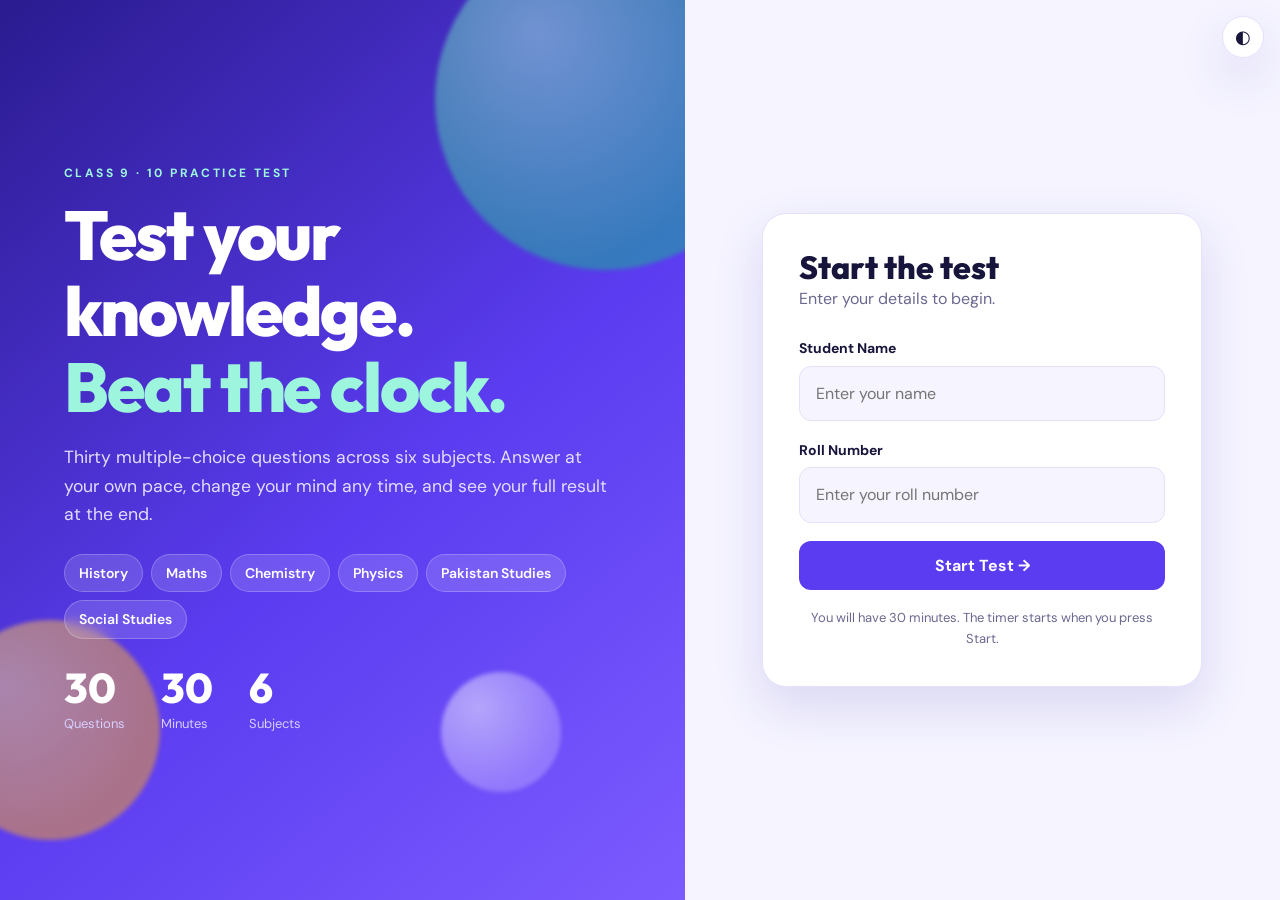
<file: index.html>
<!DOCTYPE html>
<html lang="en">
<head>
<meta charset="UTF-8">
<meta name="viewport" content="width=device-width, initial-scale=1.0">
<title>Class 9-10 Knowledge Test</title>
<script>document.documentElement.dataset.theme=localStorage.getItem("qz_theme")||(matchMedia("(prefers-color-scheme:dark)").matches?"dark":"light")</script>
<link rel="preconnect" href="https://fonts.googleapis.com">
<link rel="preconnect" href="https://fonts.gstatic.com" crossorigin>
<link href="https://fonts.googleapis.com/css2?family=DM+Sans:wght@400;500;700&family=Outfit:wght@600;700;800&display=swap" rel="stylesheet">
<link rel="stylesheet" href="style.css">
</head>
<body data-page="index">
<button class="theme-fab" id="themeBtn" aria-label="Switch light or dark theme">◐</button>
<main class="split">
  <section class="hero">
    <span class="blob b1"></span><span class="blob b2"></span><span class="blob b3"></span>
    <div class="hero-in">
      <p class="eyebrow">CLASS 9 · 10 PRACTICE TEST</p>
      <h1>Test your knowledge.<br><em>Beat the clock.</em></h1>
      <p class="lead">Thirty multiple-choice questions across six subjects. Answer at your own pace, change your mind any time, and see your full result at the end.</p>
      <ul class="subs"><li>History</li><li>Maths</li><li>Chemistry</li><li>Physics</li><li>Pakistan Studies</li><li>Social Studies</li></ul>
      <div class="facts"><div><b>30</b><span>Questions</span></div><div><b>30</b><span>Minutes</span></div><div><b>6</b><span>Subjects</span></div></div>
    </div>
  </section>
  <section class="panel">
    <div class="card">
      <h2>Start the test</h2>
      <p class="muted">Enter your details to begin.</p>
      <form id="studentForm">
        <div class="input-group"><label for="studentName">Student Name</label><input type="text" id="studentName" placeholder="Enter your name" autocomplete="name" required></div>
        <div class="input-group"><label for="rollNumber">Roll Number</label><input type="text" id="rollNumber" placeholder="Enter your roll number" required></div>
        <button type="submit" class="btn full">Start Test →</button>
      </form>
      <p class="note">You will have 30 minutes. The timer starts when you press Start.</p>
    </div>
  </section>
</main>
<script src="script.js"></script>
</body>
</html>
</file>
<file: style.css>
:root{--bg:#F5F4FF;--card:#fff;--ink:#17153B;--mut:#6B6890;--line:#E4E1FA;--pri:#5B3CF0;--acc:#16B890;--amb:#F5A524;--btn:#5B3CF0;--btni:#fff;--soft:#EDEAFF;--shadow:0 20px 50px rgba(60,40,160,.14);--hd:Outfit,system-ui,sans-serif}
[data-theme=dark]{--bg:#0E0D1A;--card:#17152B;--ink:#F0EFFF;--mut:#9C99C4;--line:#2A2750;--pri:#A594FF;--acc:#2DD4A8;--btn:#A594FF;--btni:#120C33;--soft:#201D3F;--shadow:0 20px 50px rgba(0,0,0,.5)}
*{box-sizing:border-box;margin:0;padding:0}[hidden]{display:none!important}
body{font:400 16px/1.6 "DM Sans",system-ui,sans-serif;background:var(--bg);color:var(--ink);transition:background .3s,color .3s;min-height:100vh}
h1,h2,h3,.facts b,.timer b,.rin b,.stats4 b{font-family:var(--hd);line-height:1.1}
.muted{color:var(--mut)}:focus-visible{outline:3px solid var(--acc);outline-offset:2px}
.btn{display:inline-flex;align-items:center;justify-content:center;gap:8px;background:var(--btn);color:var(--btni);border:0;border-radius:12px;padding:14px 26px;font:700 1rem "DM Sans",sans-serif;cursor:pointer;text-decoration:none;transition:transform .15s,box-shadow .15s}
.btn:hover{transform:translateY(-2px);box-shadow:0 10px 24px color-mix(in srgb,var(--btn) 40%,transparent)}.btn:disabled{opacity:.5;cursor:not-allowed;transform:none;box-shadow:none}
.btn.ghost{background:transparent;color:var(--ink);box-shadow:inset 0 0 0 2px var(--line)}.btn.quiet{background:transparent;color:var(--mut);padding:14px 12px}.btn.full{width:100%}
.ib,.theme-fab{width:42px;height:42px;border-radius:50%;border:1px solid var(--line);background:var(--card);color:var(--ink);cursor:pointer;font-size:18px;display:grid;place-items:center}
.theme-fab{position:fixed;top:16px;right:16px;z-index:30;box-shadow:var(--shadow)}
.eyebrow{font-size:12px;font-weight:700;letter-spacing:.2em;color:var(--acc)}
/* start page */
.split{display:grid;grid-template-columns:1.15fr 1fr;min-height:100vh}
.hero{position:relative;overflow:hidden;color:#fff;background:linear-gradient(140deg,#2A1B8F,#5B3CF0 55%,#7C5CFF);display:flex;align-items:center;padding:60px max(5vw,24px)}
.hero .eyebrow{color:#9CF5DC}.hero-in{position:relative;max-width:560px;animation:up .9s cubic-bezier(.2,.7,.2,1) both}
.hero h1{font-size:clamp(2.6rem,5.4vw,4.4rem);font-weight:800;letter-spacing:-.03em;margin:14px 0 18px}.hero h1 em{font-style:normal;color:#9CF5DC}
.lead{color:#E3DEFF;font-size:1.1rem;max-width:48ch}
.subs{list-style:none;display:flex;flex-wrap:wrap;gap:8px;margin:26px 0}.subs li{padding:7px 14px;border-radius:30px;background:rgba(255,255,255,.14);border:1px solid rgba(255,255,255,.22);font-size:14px;font-weight:600;backdrop-filter:blur(6px)}
.facts{display:flex;gap:36px}.facts b{display:block;font-size:2.6rem;font-weight:800}.facts span{font-size:13px;color:#D6CFFF}
.blob{position:absolute;border-radius:50%;filter:blur(2px);opacity:.5;animation:float 9s ease-in-out infinite}
.b1{width:340px;height:340px;right:-90px;top:-70px;background:radial-gradient(circle at 30% 30%,#9CF5DC,#16B890 70%)}
.b2{width:220px;height:220px;left:-60px;bottom:60px;background:radial-gradient(circle at 30% 30%,#FFD27A,#F5A524 70%);animation-delay:-3s}
.b3{width:120px;height:120px;right:18%;bottom:12%;background:radial-gradient(circle at 30% 30%,#fff,#B5A1FF 70%);animation-delay:-6s}
@keyframes float{50%{transform:translateY(-28px) scale(1.05)}}@keyframes up{from{opacity:0;transform:translateY(28px)}}
.panel{display:grid;place-items:center;padding:40px 24px}
.card{width:min(440px,100%);background:var(--card);border:1px solid var(--line);border-radius:24px;padding:36px;box-shadow:var(--shadow);animation:up .9s .15s cubic-bezier(.2,.7,.2,1) both}
.card h2{font-size:2rem;font-weight:800}.card form{margin:26px 0 18px;display:grid;gap:18px}
.input-group label{display:block;font-weight:700;font-size:14px;margin-bottom:6px}
input[type=text]{width:100%;padding:14px 16px;border:1.5px solid var(--line);border-radius:12px;background:var(--bg);color:var(--ink);font:inherit}input[type=text]:focus{border-color:var(--pri);outline:none;box-shadow:0 0 0 4px color-mix(in srgb,var(--pri) 22%,transparent)}
.note{font-size:13px;color:var(--mut);text-align:center}
/* quiz page */
.qhead{position:sticky;top:0;z-index:20;background:color-mix(in srgb,var(--bg) 90%,transparent);backdrop-filter:blur(14px);border-bottom:1px solid var(--line)}
.qrow{max-width:1140px;margin:auto;display:flex;align-items:center;gap:20px;padding:12px 24px}
.brand{font:700 1.15rem var(--hd);display:flex;align-items:center;gap:10px}.dot{width:14px;height:14px;border-radius:50%;background:linear-gradient(135deg,var(--pri),var(--acc))}
.who{display:flex;flex-direction:column;line-height:1.25;font-size:13px;color:var(--mut)}.who b{color:var(--ink);font-size:15px}.who span b{font-size:13px}
.qright{margin-left:auto;display:flex;align-items:center;gap:12px}
.timer{display:flex;flex-direction:column;align-items:flex-end;line-height:1.1;padding:6px 14px;border-radius:12px;background:var(--soft)}.timer span{font-size:11px;color:var(--mut);font-weight:700;letter-spacing:.08em}.timer b{font-size:1.5rem;font-variant-numeric:tabular-nums}.timer.low{background:#E5484D;color:#fff;animation:pulse 1s infinite}.timer.low span{color:#fff}
@keyframes pulse{50%{transform:scale(1.05)}}
.pbar{height:4px;background:var(--line)}.pbar i{display:block;height:100%;width:0;background:linear-gradient(90deg,var(--pri),var(--acc));transition:width .4s}
.qmain{max-width:1140px;margin:auto;padding:28px 24px 60px;display:grid;grid-template-columns:1fr 300px;gap:24px;align-items:start}
.qcard{background:var(--card);border:1px solid var(--line);border-radius:24px;padding:34px;box-shadow:var(--shadow);animation:up .5s both}
.qmeta{display:flex;justify-content:space-between;align-items:center;color:var(--mut);font-weight:700;font-size:14px;margin-bottom:18px}
.chip{background:var(--soft);color:var(--pri);padding:6px 14px;border-radius:30px;font-size:13px;font-weight:700}
.qcard h2{font-size:clamp(1.4rem,2.6vw,1.9rem);font-weight:700;margin-bottom:26px}
.opts{display:grid;gap:12px}
.opt{display:flex;align-items:center;gap:14px;text-align:left;width:100%;padding:16px 18px;border:2px solid var(--line);border-radius:16px;background:var(--bg);color:var(--ink);font:500 1.05rem "DM Sans",sans-serif;cursor:pointer;transition:.18s}
.opt i{flex:none;width:36px;height:36px;border-radius:10px;display:grid;place-items:center;background:var(--soft);color:var(--pri);font:700 .95rem var(--hd);font-style:normal;transition:.18s}
.opt:hover{border-color:var(--pri);transform:translateX(4px)}.opt.sel{border-color:var(--pri);background:color-mix(in srgb,var(--pri) 12%,var(--bg))}.opt.sel i{background:var(--pri);color:var(--btni)}
.qnav{display:flex;justify-content:space-between;align-items:center;gap:10px;margin-top:28px;flex-wrap:wrap}
.side{background:var(--card);border:1px solid var(--line);border-radius:24px;padding:24px;position:sticky;top:96px}.side h3{font-size:1.2rem;margin-bottom:14px}
.pal{display:grid;grid-template-columns:repeat(6,1fr);gap:8px}.pal button{aspect-ratio:1;border-radius:10px;border:1.5px solid var(--line);background:var(--bg);color:var(--mut);font:700 .85rem "DM Sans",sans-serif;cursor:pointer;transition:.15s}
.pal button.on{background:var(--soft);border-color:var(--pri);color:var(--pri)}.pal button.cur{background:var(--pri);border-color:var(--pri);color:var(--btni);transform:scale(1.08)}
.legend{display:flex;flex-wrap:wrap;gap:10px 16px;margin:16px 0;font-size:12px;color:var(--mut)}.legend span{display:flex;align-items:center;gap:6px}.k{width:14px;height:14px;border-radius:4px;border:1.5px solid var(--line);background:var(--bg)}.k.on{background:var(--soft);border-color:var(--pri)}.k.cur{background:var(--pri);border-color:var(--pri)}
.count{margin-bottom:14px;color:var(--mut);font-size:14px}.count b{color:var(--ink)}
.modal{position:fixed;inset:0;z-index:60;display:grid;place-items:center;padding:20px}.mback{position:absolute;inset:0;background:rgba(8,6,24,.7);backdrop-filter:blur(6px)}
.mcard{position:relative;width:min(440px,100%);background:var(--card);border-radius:22px;padding:30px;box-shadow:var(--shadow);animation:up .3s both}.mcard h2{font-size:1.6rem;margin-bottom:10px}.mcard p{color:var(--mut);margin-bottom:22px}.mbtn{display:flex;gap:10px;justify-content:flex-end;flex-wrap:wrap}
.toast{position:fixed;left:50%;bottom:24px;transform:translate(-50%,40px);background:var(--btn);color:var(--btni);padding:12px 22px;border-radius:30px;font-weight:700;opacity:0;transition:.3s;z-index:80;pointer-events:none}.toast.on{opacity:1;transform:translate(-50%,0)}
/* result page */
.rwrap{min-height:100vh;display:grid;place-items:center;padding:70px 20px 40px;background:radial-gradient(circle at 80% 0,color-mix(in srgb,var(--pri) 22%,transparent),transparent 45%),var(--bg)}
.rcard{width:min(680px,100%);background:var(--card);border:1px solid var(--line);border-radius:28px;padding:40px;box-shadow:var(--shadow);text-align:center;animation:up .7s both}
.rcard h1{font-size:clamp(2rem,5vw,2.8rem);font-weight:800;margin:8px 0}.rcard h3{text-align:left;margin:30px 0 14px;font-size:1.2rem}
.who2{display:grid;grid-template-columns:1fr 1fr;gap:12px;margin:22px 0}.who2 div,.stats4 div{background:var(--soft);border-radius:16px;padding:14px}.who2 span,.stats4 span{display:block;font-size:12px;color:var(--mut);font-weight:700}.who2 b{font-size:1.1rem;word-break:break-word}
.ring{position:relative;width:200px;height:200px;margin:10px auto 24px}.ring svg{width:100%;height:100%;transform:rotate(-90deg)}.ring circle{fill:none;stroke-width:10;stroke-linecap:round}.rb{stroke:var(--soft)}.rf{stroke:var(--acc);stroke-dasharray:326.7;stroke-dashoffset:326.7;transition:stroke-dashoffset 1.4s cubic-bezier(.2,.7,.2,1)}
.rin{position:absolute;inset:0;display:grid;place-content:center}.rin b{font-size:3rem;font-weight:800}.rin span{color:var(--mut);font-weight:700}
.stats4{display:grid;grid-template-columns:repeat(4,1fr);gap:10px}.stats4 b{font-size:1.6rem;display:block}
#subjects{display:grid;gap:12px;text-align:left}.sr{display:grid;grid-template-columns:130px 1fr 44px;gap:12px;align-items:center;font-size:14px;font-weight:700}.sr .tr{height:10px;background:var(--soft);border-radius:10px;overflow:hidden}.sr .tr i{display:block;height:100%;width:0;border-radius:10px;background:linear-gradient(90deg,var(--pri),var(--acc));transition:width 1.2s cubic-bezier(.2,.7,.2,1)}.sr span{text-align:right;color:var(--mut)}
.acts{display:flex;gap:12px;justify-content:center;flex-wrap:wrap;margin-top:28px}.rcard .note{margin-top:20px;text-align:left}.note.err{color:#E5484D}
@media(max-width:900px){.split{grid-template-columns:1fr}.hero{padding:90px 24px 50px}.qmain{grid-template-columns:1fr}.side{position:static}.pal{grid-template-columns:repeat(10,1fr)}.qrow{flex-wrap:wrap;gap:10px}.who{order:3;width:100%;flex-direction:row;gap:10px}}
@media(max-width:560px){.stats4{grid-template-columns:1fr 1fr}.sr{grid-template-columns:100px 1fr 40px}.card,.rcard,.qcard{padding:24px 20px}.pal{grid-template-columns:repeat(6,1fr)}.facts{gap:22px}}
@media(prefers-reduced-motion:reduce){*{animation:none!important;transition:none!important}}
</file>
